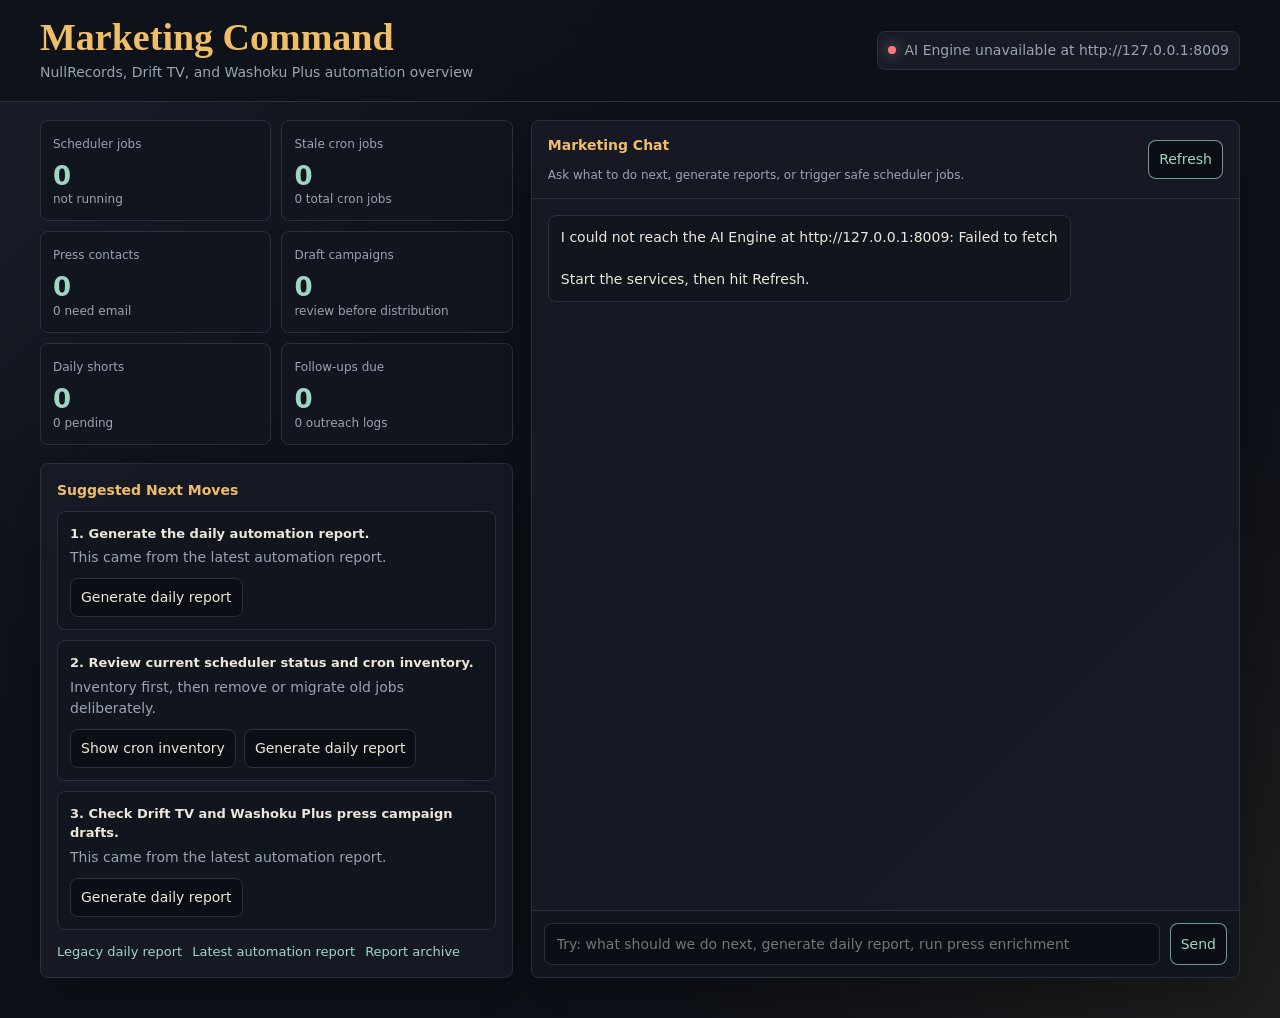
<file: dashboard/index.html>
<!doctype html>
<html lang="en">
<head>
  <meta charset="utf-8">
  <meta name="viewport" content="width=device-width, initial-scale=1">
  <title>NullRecords Marketing Dashboard</title>
  <style>
    :root {
      --bg: #0e1118;
      --panel: #171b25;
      --panel-2: #11151e;
      --line: #2a3040;
      --text: #ece7d8;
      --muted: #9aa2b4;
      --amber: #f0bd69;
      --green: #9ed6c2;
      --red: #ff7777;
      --blue: #91b7ff;
      --shadow: 0 18px 60px rgba(0, 0, 0, 0.3);
    }

    * { box-sizing: border-box; }
    body {
      margin: 0;
      min-height: 100vh;
      background:
        linear-gradient(135deg, rgba(145, 183, 255, 0.08), transparent 32rem),
        linear-gradient(315deg, rgba(240, 189, 105, 0.08), transparent 28rem),
        var(--bg);
      color: var(--text);
      font: 14px/1.5 Inter, ui-sans-serif, system-ui, -apple-system, BlinkMacSystemFont, "Segoe UI", sans-serif;
    }

    header {
      display: flex;
      align-items: center;
      justify-content: space-between;
      gap: 16px;
      padding: 18px clamp(16px, 4vw, 40px);
      border-bottom: 1px solid var(--line);
      background: rgba(14, 17, 24, 0.78);
      backdrop-filter: blur(14px);
      position: sticky;
      top: 0;
      z-index: 2;
    }

    h1, h2, h3, p { margin: 0; }
    h1 {
      font-family: Georgia, "Times New Roman", serif;
      color: var(--amber);
      font-size: clamp(24px, 4vw, 38px);
      letter-spacing: 0;
      line-height: 1.05;
    }
    h2 { font-size: 14px; color: var(--amber); margin-bottom: 10px; }
    h3 { font-size: 13px; color: var(--text); margin-bottom: 4px; }

    a { color: var(--green); text-decoration: none; }
    a:hover { text-decoration: underline; }

    .subhead { color: var(--muted); margin-top: 4px; }
    .status-pill {
      display: inline-flex;
      align-items: center;
      gap: 8px;
      border: 1px solid var(--line);
      background: var(--panel);
      padding: 8px 10px;
      border-radius: 8px;
      white-space: nowrap;
      color: var(--muted);
    }
    .dot {
      width: 8px;
      height: 8px;
      border-radius: 50%;
      background: var(--red);
      box-shadow: 0 0 14px currentColor;
    }
    .dot.on { background: var(--green); }

    main {
      display: grid;
      grid-template-columns: minmax(280px, 0.9fr) minmax(340px, 1.35fr);
      gap: 18px;
      padding: 18px clamp(16px, 4vw, 40px) 40px;
      max-width: 1500px;
      margin: 0 auto;
    }

    .panel {
      background: rgba(23, 27, 37, 0.92);
      border: 1px solid var(--line);
      border-radius: 8px;
      box-shadow: var(--shadow);
    }
    .panel-pad { padding: 16px; }

    .metrics {
      display: grid;
      grid-template-columns: repeat(2, minmax(0, 1fr));
      gap: 10px;
      margin-bottom: 18px;
    }
    .metric {
      background: var(--panel-2);
      border: 1px solid var(--line);
      border-radius: 8px;
      padding: 12px;
      min-height: 92px;
    }
    .metric .num {
      display: block;
      color: var(--green);
      font-size: 26px;
      font-weight: 800;
      line-height: 1.1;
      margin-top: 8px;
    }
    .metric .label { color: var(--muted); font-size: 12px; }

    .recommendations {
      display: grid;
      gap: 10px;
    }
    .rec {
      border: 1px solid var(--line);
      background: var(--panel-2);
      border-radius: 8px;
      padding: 12px;
    }
    .rec p { color: var(--muted); }

    .actions {
      display: flex;
      flex-wrap: wrap;
      gap: 8px;
      margin-top: 10px;
    }
    button, input {
      font: inherit;
      border-radius: 8px;
      border: 1px solid var(--line);
      background: #0b0e14;
      color: var(--text);
    }
    button {
      padding: 8px 10px;
      cursor: pointer;
      min-height: 38px;
    }
    button.primary { border-color: rgba(158, 214, 194, 0.7); color: var(--green); }
    button.warn { border-color: rgba(240, 189, 105, 0.7); color: var(--amber); }
    button:hover { background: #151a25; }
    button:disabled { cursor: wait; opacity: 0.55; }

    .chat {
      display: grid;
      grid-template-rows: auto 1fr auto;
      min-height: calc(100vh - 128px);
      overflow: hidden;
    }
    .chat-head {
      padding: 14px 16px;
      border-bottom: 1px solid var(--line);
      display: flex;
      justify-content: space-between;
      gap: 12px;
      align-items: center;
    }
    .chat-log {
      overflow: auto;
      padding: 16px;
      display: flex;
      flex-direction: column;
      gap: 12px;
      min-height: 420px;
    }
    .msg {
      max-width: 82%;
      border: 1px solid var(--line);
      background: var(--panel-2);
      border-radius: 8px;
      padding: 11px 12px;
      white-space: pre-wrap;
    }
    .msg.user {
      align-self: flex-end;
      background: #1c2432;
      border-color: rgba(145, 183, 255, 0.45);
    }
    .msg.bot { align-self: flex-start; }
    .msg.progress {
      border-color: rgba(240, 189, 105, 0.45);
      background: rgba(240, 189, 105, 0.08);
    }
    .step-list {
      display: grid;
      gap: 6px;
      margin-top: 8px;
      color: var(--muted);
      font-size: 13px;
    }
    .step { display: flex; gap: 8px; align-items: flex-start; }
    .step .mark { width: 18px; flex: 0 0 18px; color: var(--amber); }
    .step.done .mark { color: var(--green); }
    .step.fail .mark { color: var(--red); }
    .msg .mini-actions {
      display: flex;
      gap: 8px;
      flex-wrap: wrap;
      margin-top: 10px;
    }
    .composer {
      display: grid;
      grid-template-columns: 1fr auto;
      gap: 10px;
      padding: 12px;
      border-top: 1px solid var(--line);
      background: rgba(17, 21, 30, 0.96);
    }
    input {
      width: 100%;
      padding: 0 12px;
      min-height: 42px;
      outline: none;
    }
    input:focus { border-color: var(--green); }

    .links {
      display: flex;
      gap: 10px;
      flex-wrap: wrap;
      margin-top: 12px;
      color: var(--muted);
      font-size: 13px;
    }
    .small { color: var(--muted); font-size: 12px; }
    .mono { font-family: "SFMono-Regular", Consolas, monospace; }

    @media (max-width: 960px) {
      main { grid-template-columns: 1fr; }
      .chat { min-height: 620px; }
    }
    @media (max-width: 620px) {
      header { align-items: flex-start; flex-direction: column; }
      .metrics { grid-template-columns: 1fr; }
      .msg { max-width: 100%; }
      .composer { grid-template-columns: 1fr; }
      .status-pill { white-space: normal; }
    }
  </style>
</head>
<body>
  <header>
    <div>
      <h1>Marketing Command</h1>
      <p class="subhead">NullRecords, Drift TV, and Washoku Plus automation overview</p>
    </div>
    <div class="status-pill"><span id="api-dot" class="dot"></span><span id="api-status">Connecting to AI Engine...</span></div>
  </header>

  <main>
    <section>
      <div class="metrics" id="metrics"></div>

      <div class="panel panel-pad">
        <h2>Suggested Next Moves</h2>
        <div id="recommendations" class="recommendations">
          <div class="rec"><p>Loading current report and schedule state...</p></div>
        </div>
        <div class="links">
          <a href="daily_report_latest.html" target="_blank">Legacy daily report</a>
          <a id="latest-report-link" href="#" target="_blank">Latest automation report</a>
          <a href="daily_reports/" target="_blank">Report archive</a>
        </div>
      </div>
    </section>

    <section class="panel chat">
      <div class="chat-head">
        <div>
          <h2>Marketing Chat</h2>
          <p class="small">Ask what to do next, generate reports, or trigger safe scheduler jobs.</p>
        </div>
        <button id="refresh-btn" class="primary" type="button">Refresh</button>
      </div>
      <div id="chat-log" class="chat-log"></div>
      <form id="chat-form" class="composer">
        <input id="chat-input" autocomplete="off" placeholder="Try: what should we do next, generate daily report, run press enrichment">
        <button class="primary" type="submit">Send</button>
      </form>
    </section>
  </main>

  <script>
    const API_BASE = localStorage.getItem('nullrecords_ai_engine') || 'http://127.0.0.1:8009';
    const state = { status: null, report: null, history: null };

    const $ = (id) => document.getElementById(id);
    const esc = (text) => String(text ?? '').replace(/[&<>"']/g, c => ({
      '&': '&amp;', '<': '&lt;', '>': '&gt;', '"': '&quot;', "'": '&#39;'
    }[c]));

    async function api(path, options = {}) {
      const res = await fetch(API_BASE + path, options);
      if (!res.ok) throw new Error(`${res.status} ${res.statusText}`);
      return res.json();
    }

    function setApiStatus(ok, text) {
      $('api-dot').classList.toggle('on', ok);
      $('api-status').textContent = text;
    }

    function metric(label, num, sub = '') {
      return `<div class="metric"><span class="label">${esc(label)}</span><span class="num">${esc(num)}</span><p class="small">${esc(sub)}</p></div>`;
    }

    function addMessage(role, text, actions = []) {
      const node = document.createElement('div');
      node.className = `msg ${role}`;
      node.innerHTML = `<div>${esc(text)}</div>`;
      if (actions.length) {
        const wrap = document.createElement('div');
        wrap.className = 'mini-actions';
        for (const action of actions) {
          const btn = document.createElement('button');
          btn.type = 'button';
          btn.className = action.kind || '';
          btn.textContent = action.label;
          btn.addEventListener('click', action.run);
          wrap.appendChild(btn);
        }
        node.appendChild(wrap);
      }
      $('chat-log').appendChild(node);
      $('chat-log').scrollTop = $('chat-log').scrollHeight;
    }

    function addProgressMessage(title) {
      const node = document.createElement('div');
      node.className = 'msg bot progress';
      const titleNode = document.createElement('div');
      titleNode.textContent = title;
      const list = document.createElement('div');
      list.className = 'step-list';
      node.appendChild(titleNode);
      node.appendChild(list);
      $('chat-log').appendChild(node);
      $('chat-log').scrollTop = $('chat-log').scrollHeight;

      function step(text, state = 'active') {
        const item = document.createElement('div');
        item.className = `step ${state === 'done' ? 'done' : state === 'fail' ? 'fail' : ''}`;
        item.innerHTML = `<span class="mark">${state === 'done' ? '✓' : state === 'fail' ? '!' : '…'}</span><span>${esc(text)}</span>`;
        list.appendChild(item);
        $('chat-log').scrollTop = $('chat-log').scrollHeight;
        return {
          done(nextText) {
            item.className = 'step done';
            item.innerHTML = `<span class="mark">✓</span><span>${esc(nextText || text)}</span>`;
          },
          fail(nextText) {
            item.className = 'step fail';
            item.innerHTML = `<span class="mark">!</span><span>${esc(nextText || text)}</span>`;
          }
        };
      }

      return { step };
    }

    function getActionItems() {
      return state.report?.action_items || [];
    }

    function summarizeNext() {
      const items = getActionItems();
      if (!items.length) return 'No urgent action items are showing right now. I would refresh status, generate a daily report, and then review press campaigns.';
      return `Here is what I would do next:\n\n${items.map((item, i) => `${i + 1}. ${item}`).join('\n')}`;
    }

    function buildActions() {
      return [
        { label: 'Generate hourly report', kind: 'primary', run: () => runCommand('generate hourly report') },
        { label: 'Generate daily report', kind: 'primary', run: () => runCommand('generate daily report') },
        { label: 'Run press enrichment', kind: 'warn', run: () => runCommand('run press enrichment') },
        { label: 'Run press discovery', kind: 'warn', run: () => runCommand('run press discovery') },
        { label: 'Run contact enrichment', kind: 'warn', run: () => runCommand('run contact enrichment') },
      ];
    }

    function renderDashboard() {
      const report = state.report || {};
      const cron = report.cron?.summary || state.status?.cron?.summary || {};
      const press = report.press || {};
      const outreach = report.outreach || {};
      const shorts = report.daily_shorts || {};
      const schedulerJobs = state.status?.scheduler?.jobs || [];

      $('metrics').innerHTML = [
        metric('Scheduler jobs', schedulerJobs.length || '0', state.status?.scheduler?.running ? 'running' : 'not running'),
        metric('Stale cron jobs', cron.stale_old_cms ?? '0', `${cron.total ?? 0} total cron jobs`),
        metric('Press contacts', press.contacts_total ?? '0', `${press.needs_email ?? 0} need email`),
        metric('Draft campaigns', press.campaigns_by_status?.draft ?? '0', 'review before distribution'),
        metric('Daily shorts', shorts.queue_total ?? '0', `${shorts.queue_by_status?.pending ?? 0} pending`),
        metric('Follow-ups due', outreach.followups_due ?? '0', `${outreach.logs_total ?? 0} outreach logs`),
      ].join('');

      const items = getActionItems();
      const recs = items.length ? items : [
        'Generate the daily automation report.',
        'Review current scheduler status and cron inventory.',
        'Check Drift TV and Washoku Plus press campaign drafts.',
      ];
      $('recommendations').innerHTML = recs.map((item, idx) => `
        <div class="rec">
          <h3>${idx + 1}. ${esc(item)}</h3>
          <p>${recommendationDetail(item)}</p>
          <div class="actions">${buttonsForRecommendation(item)}</div>
        </div>
      `).join('');

      const latest = state.history?.latest_html_url || '/exports/marketing_reports/daily/daily_marketing_report_latest.html';
      $('latest-report-link').href = API_BASE + latest;
    }

    function recommendationDetail(item) {
      const lower = item.toLowerCase();
      if (lower.includes('press contacts')) return 'This is a good automation task: it improves the queue without sending anything public.';
      if (lower.includes('draft press')) return 'Keep this review-gated. Generate and inspect reports before distribution.';
      if (lower.includes('daily shorts')) return 'This should stay approval-based: generate, preview, then approve or reject.';
      if (lower.includes('cron')) return 'Inventory first, then remove or migrate old jobs deliberately.';
      return 'This came from the latest automation report.';
    }

    function buttonsForRecommendation(item) {
      const lower = item.toLowerCase();
      const buttons = [];
      if (lower.includes('press contacts')) buttons.push(buttonHtml('Run press enrichment', 'run press enrichment'));
      if (lower.includes('draft press')) buttons.push(buttonHtml('Open press campaigns', 'show campaigns'));
      if (lower.includes('daily shorts')) buttons.push(buttonHtml('Open AI Engine admin', 'open admin'));
      if (lower.includes('cron')) buttons.push(buttonHtml('Show cron inventory', 'show cron'));
      buttons.push(buttonHtml('Generate daily report', 'generate daily report'));
      return buttons.join('');
    }

    function buttonHtml(label, command) {
      return `<button type="button" onclick="runCommand('${esc(command)}')">${esc(label)}</button>`;
    }

    async function loadState(sayHello = false, progress = null) {
      setApiStatus(false, 'Refreshing...');
      const fetchStep = progress?.step('Fetching scheduler status, latest report, and report history...');
      const [status, latest, history] = await Promise.allSettled([
        api('/admin/api/automation/status'),
        api('/admin/api/automation/reports/daily/latest'),
        api('/admin/api/automation/reports/daily/history'),
      ]);
      fetchStep?.done('Fetched scheduler status, latest report, and report history.');

      if (status.status === 'fulfilled') state.status = status.value;
      if (latest.status === 'fulfilled') state.report = latest.value;
      if (history.status === 'fulfilled') state.history = history.value;

      if (!state.report) {
        const genStep = progress?.step('No saved daily report found; generating one now...');
        const generated = await api('/admin/api/automation/reports/daily', { method: 'POST' });
        state.report = generated.report;
        genStep?.done('Generated an initial daily automation report.');
      }

      setApiStatus(true, `AI Engine connected at ${API_BASE}`);
      renderDashboard();
      progress?.step('Dashboard cards and suggestions refreshed.', 'done');

      if (sayHello) {
        addMessage('bot', summarizeNext(), buildActions());
      }
    }

    async function triggerJob(jobId, progress = null) {
      const queueStep = progress?.step(`Queueing scheduler job: ${jobId}...`);
      await api(`/scheduler/trigger/${jobId}`, { method: 'POST' });
      queueStep?.done(`Scheduler accepted job: ${jobId}.`);
      const noteStep = progress?.step('Refreshing dashboard state after queueing the job...');
      await loadState(false, progress);
      noteStep?.done('Dashboard state refreshed. Long-running jobs may continue in the AI Engine logs.');
      return `Triggered scheduler job: ${jobId}. It is queued to run immediately by APScheduler.`;
    }

    async function generateReport(cadence, progress = null) {
      const genStep = progress?.step(`Requesting ${cadence} report generation...`);
      const payload = await api(`/admin/api/automation/reports/${cadence}`, { method: 'POST' });
      genStep?.done(`${cadence[0].toUpperCase() + cadence.slice(1)} report saved.`);
      state.report = cadence === 'daily' ? payload.report : state.report;
      const histStep = progress?.step('Refreshing report history...');
      state.history = await api('/admin/api/automation/reports/daily/history');
      histStep?.done('Report history refreshed.');
      renderDashboard();
      progress?.step('Dashboard cards and links updated.', 'done');
      return `${cadence[0].toUpperCase() + cadence.slice(1)} report generated.\n${API_BASE}${payload.paths.latest_html_url}`;
    }

    async function runCommand(raw) {
      const text = raw.trim();
      if (!text) return;
      addMessage('user', text);
      const lower = text.toLowerCase();
      const progress = addProgressMessage(`Working on: ${text}`);

      try {
        let reply = '';
        let actions = [];

        if (lower.includes('generate') && lower.includes('hour')) {
          reply = await generateReport('hourly', progress);
        } else if (lower.includes('generate') && lower.includes('week')) {
          reply = await generateReport('weekly', progress);
        } else if (lower.includes('generate') && lower.includes('report')) {
          reply = await generateReport('daily', progress);
        } else if (lower.includes('press enrichment') || lower.includes('enrich press')) {
          reply = await triggerJob('press_enrichment', progress);
        } else if (lower.includes('press discovery') || lower.includes('discover press')) {
          reply = await triggerJob('press_discovery', progress);
        } else if (lower.includes('contact enrichment') || lower.includes('enrich contact')) {
          reply = await triggerJob('contact_enrichment', progress);
        } else if (lower.includes('follow')) {
          reply = await triggerJob('followup_check', progress);
        } else if (lower.includes('short') && lower.includes('generation')) {
          reply = await triggerJob('daily_shorts_generation', progress);
        } else if (lower.includes('short') && lower.includes('posting')) {
          reply = await triggerJob('daily_shorts_posting', progress);
        } else if (lower.includes('cron')) {
          progress.step('Reading cached cron inventory from the latest status payload...', 'done');
          const summary = state.status?.cron?.summary || {};
          reply = `Cron inventory: ${summary.total ?? 0} jobs, ${summary.nullrecords ?? 0} NullRecords-related, ${summary.stale_old_cms ?? 0} stale old CMS path jobs, ${summary.duplicates ?? 0} exact duplicates. I would not remove anything from chat yet; use this to plan cleanup.`;
          actions = [{ label: 'Refresh inventory', kind: 'primary', run: () => runCommand('refresh status') }];
        } else if (lower.includes('campaign')) {
          progress.step('Reading draft campaigns from the latest automation report...', 'done');
          const drafts = state.report?.press?.draft_campaigns || [];
          reply = drafts.length
            ? `Draft campaigns:\n${drafts.map(c => `- ${c.name} (${c.vertical})`).join('\n')}`
            : 'No draft campaigns are showing in the latest report.';
          actions = [{ label: 'Open AI Engine admin', kind: 'primary', run: () => window.open(`${API_BASE}/admin`, '_blank') }];
        } else if (lower.includes('open admin')) {
          window.open(`${API_BASE}/admin`, '_blank');
          progress.step('Opened the AI Engine admin in a new tab.', 'done');
          reply = 'Opened the AI Engine admin in a new tab.';
        } else if (lower.includes('refresh') || lower.includes('status')) {
          await loadState(false, progress);
          reply = 'Status refreshed.\n\n' + summarizeNext();
          actions = buildActions();
        } else {
          progress.step('Using the latest automation report to summarize next actions.', 'done');
          reply = summarizeNext();
          actions = buildActions();
        }

        progress.step('Done.', 'done');
        addMessage('bot', reply, actions);
      } catch (err) {
        progress.step(`Failed: ${err.message}`, 'fail');
        addMessage('bot', `That command failed: ${err.message}\n\nThe AI Engine may be offline, or the scheduler may not be running.`);
      }
    }

    $('chat-form').addEventListener('submit', (event) => {
      event.preventDefault();
      const input = $('chat-input');
      const text = input.value;
      input.value = '';
      runCommand(text);
    });
    $('refresh-btn').addEventListener('click', () => runCommand('refresh status'));

    loadState(true).catch((err) => {
      setApiStatus(false, `AI Engine unavailable at ${API_BASE}`);
      addMessage('bot', `I could not reach the AI Engine at ${API_BASE}: ${err.message}\n\nStart the services, then hit Refresh.`);
      renderDashboard();
    });
  </script>
</body>
</html>
</file>
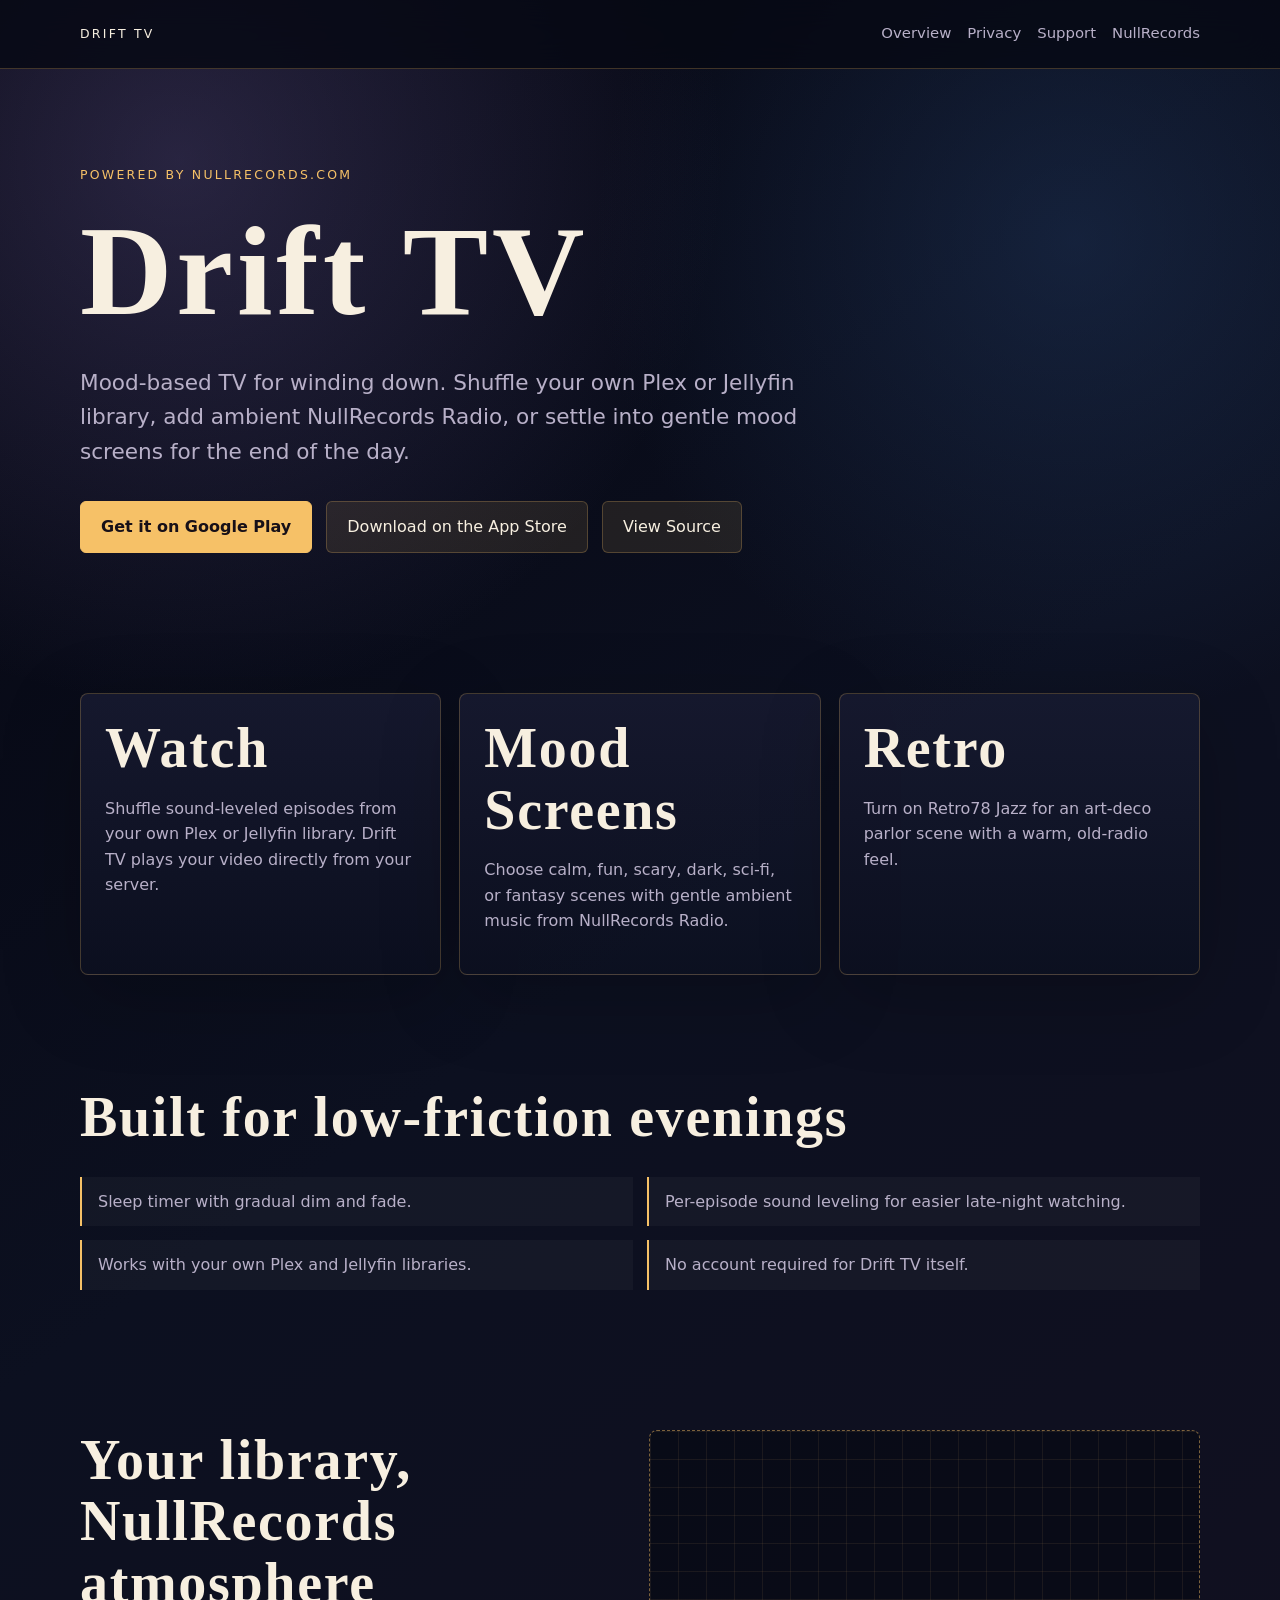
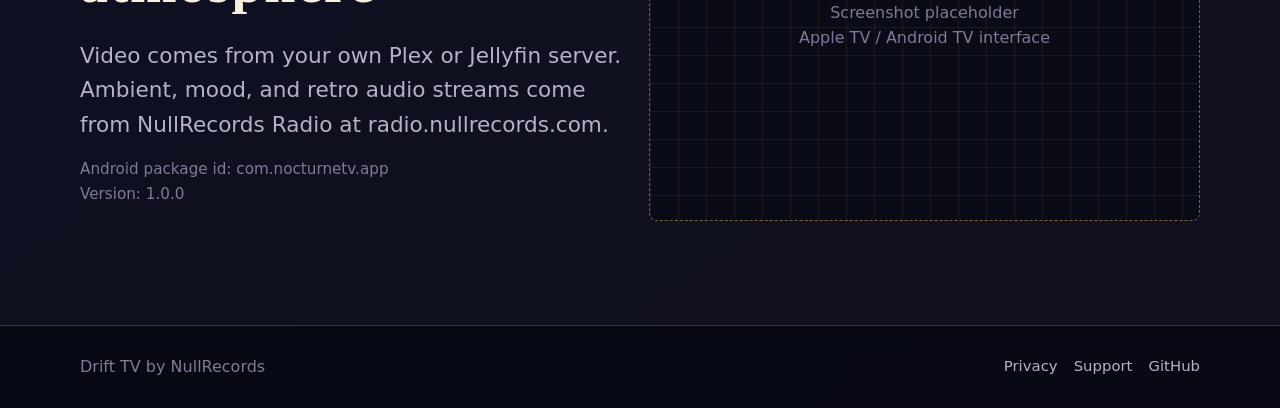
<file: docs/drift-tv/index.html>
<!DOCTYPE html>
<html lang="en">
<head>
  <meta charset="UTF-8">
  <meta name="viewport" content="width=device-width, initial-scale=1.0">
  <title>Drift TV - Mood-based TV for winding down</title>
  <meta name="description" content="Drift TV is a lightweight wind-down app for Apple TV and Android/Google TV, powered by NullRecords.">
  <link rel="stylesheet" href="styles.css">
</head>
<body>
  <header class="site-header">
    <nav class="nav" aria-label="Drift TV">
      <a class="brand" href="/drift-tv/">Drift TV</a>
      <div class="nav-links">
        <a href="/drift-tv/">Overview</a>
        <a href="/drift-tv/privacy.html">Privacy</a>
        <a href="/drift-tv/support.html">Support</a>
        <a href="/">NullRecords</a>
      </div>
    </nav>
  </header>

  <main>
    <section class="hero">
      <div class="container">
        <p class="eyebrow">Powered by nullrecords.com</p>
        <h1>Drift TV</h1>
        <p class="lead">Mood-based TV for winding down. Shuffle your own Plex or Jellyfin library, add ambient NullRecords Radio, or settle into gentle mood screens for the end of the day.</p>
        <div class="actions">
          <!-- TODO: Replace # with the live Google Play listing URL. -->
          <a class="button primary" href="#">Get it on Google Play</a>
          <!-- TODO: Replace # with the live App Store listing URL. -->
          <a class="button" href="#">Download on the App Store</a>
          <a class="button" href="https://github.com/NullRecords/drift-tv">View Source</a>
        </div>
      </div>
    </section>

    <section class="section">
      <div class="container grid">
        <article class="card">
          <h2>Watch</h2>
          <p>Shuffle sound-leveled episodes from your own Plex or Jellyfin library. Drift TV plays your video directly from your server.</p>
        </article>
        <article class="card">
          <h2>Mood Screens</h2>
          <p>Choose calm, fun, scary, dark, sci-fi, or fantasy scenes with gentle ambient music from NullRecords Radio.</p>
        </article>
        <article class="card">
          <h2>Retro</h2>
          <p>Turn on Retro78 Jazz for an art-deco parlor scene with a warm, old-radio feel.</p>
        </article>
      </div>
    </section>

    <section class="section">
      <div class="container">
        <h2>Built for low-friction evenings</h2>
        <ul class="feature-list">
          <li>Sleep timer with gradual dim and fade.</li>
          <li>Per-episode sound leveling for easier late-night watching.</li>
          <li>Works with your own Plex and Jellyfin libraries.</li>
          <li>No account required for Drift TV itself.</li>
        </ul>
      </div>
    </section>

    <section class="section">
      <div class="container grid two">
        <div>
          <h2>Your library, NullRecords atmosphere</h2>
          <p class="lead">Video comes from your own Plex or Jellyfin server. Ambient, mood, and retro audio streams come from NullRecords Radio at radio.nullrecords.com.</p>
          <p class="meta">Android package id: com.nocturnetv.app<br>Version: 1.0.0</p>
        </div>
        <!-- TODO: Replace this placeholder with real Drift TV screenshots when app store art is final. -->
        <div class="screen-placeholder">Screenshot placeholder<br>Apple TV / Android TV interface</div>
      </div>
    </section>
  </main>

  <footer class="site-footer">
    <div class="footer-inner">
      <div>Drift TV by NullRecords</div>
      <div class="footer-links">
        <a href="/drift-tv/privacy.html">Privacy</a>
        <a href="/drift-tv/support.html">Support</a>
        <a href="https://github.com/NullRecords/drift-tv">GitHub</a>
      </div>
    </div>
  </footer>
</body>
</html>
</file>
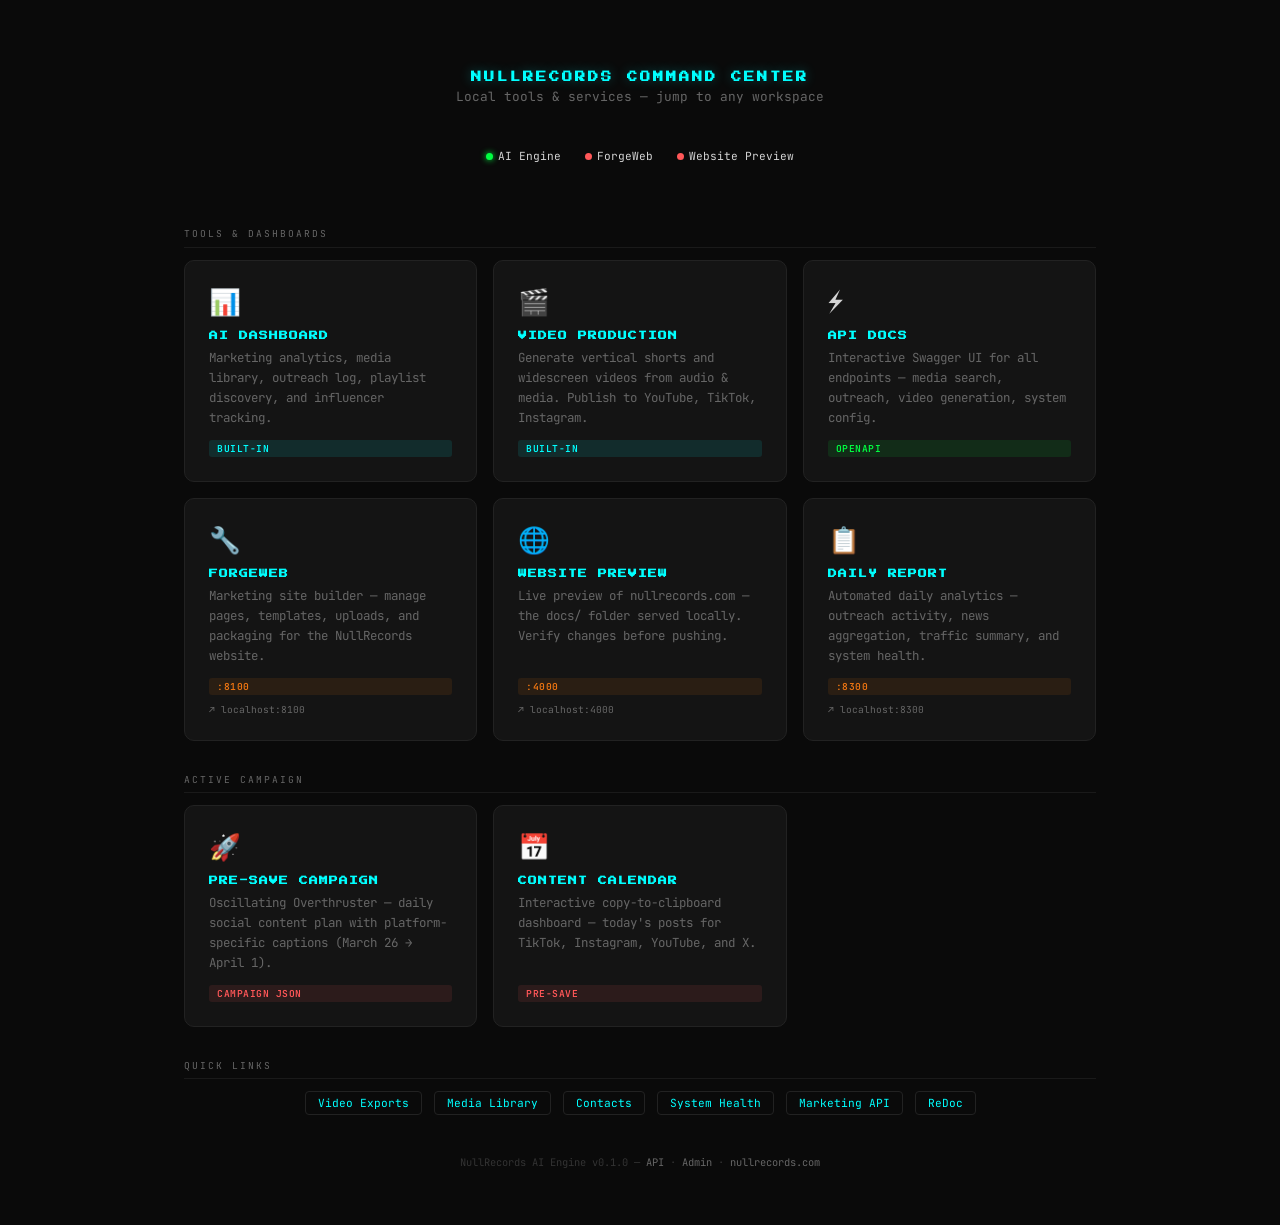
<file: ai-engine/app/static/index.html>
<!DOCTYPE html>
<html lang="en">
<head>
<meta charset="UTF-8">
<meta name="viewport" content="width=device-width, initial-scale=1.0">
<title>NullRecords — Command Center</title>
<link href="https://fonts.googleapis.com/css2?family=Press+Start+2P&family=JetBrains+Mono:wght@400;600;700&display=swap" rel="stylesheet">
<style>
  :root {
    --bg: #0a0a0a; --card: #141414; --card-border: #222;
    --text: #d4d4d4; --muted: #666; --accent: #00ffff;
    --green: #00ff41; --red: #ff5758; --orange: #ED7512;
    --font: 'JetBrains Mono', monospace;
    --font-title: 'Press Start 2P', monospace;
  }
  * { margin:0; padding:0; box-sizing:border-box; }
  body { background:var(--bg); color:var(--text); font-family:var(--font); min-height:100vh; }

  .wrap { max-width:960px; margin:0 auto; padding:2rem 1.5rem; }

  /* Header */
  header { text-align:center; padding:2.5rem 0 2rem; }
  header h1 { font-family:var(--font-title); font-size:0.65rem; color:var(--accent); letter-spacing:3px; margin-bottom:0.4rem;
    text-shadow: 0 0 12px rgba(0,255,255,0.3); }
  header p { color:var(--muted); font-size:0.8rem; }

  /* Status bar */
  .status-bar { display:flex; justify-content:center; gap:1.5rem; flex-wrap:wrap; padding:0.75rem 0 2rem; font-size:0.7rem; }
  .status-item { display:flex; align-items:center; gap:5px; }
  .dot { width:7px; height:7px; border-radius:50%; }
  .dot.on { background:var(--green); box-shadow:0 0 6px var(--green); }
  .dot.off { background:var(--red); }
  .dot.warn { background:var(--orange); box-shadow:0 0 4px var(--orange); }

  /* Grid */
  .grid { display:grid; gap:1rem; grid-template-columns:repeat(auto-fill, minmax(280px, 1fr)); }

  /* Cards */
  .card { background:var(--card); border:1px solid var(--card-border); border-radius:10px;
    padding:1.5rem; transition:border-color .2s, transform .15s, box-shadow .2s;
    display:flex; flex-direction:column; text-decoration:none; color:inherit; }
  .card:hover { border-color:var(--accent); transform:translateY(-2px);
    box-shadow:0 4px 20px rgba(0,255,255,0.08); }
  .card-icon { font-size:1.6rem; margin-bottom:0.75rem; }
  .card h2 { font-family:var(--font-title); font-size:0.55rem; color:var(--accent); letter-spacing:1px; margin-bottom:0.5rem; }
  .card p { color:var(--muted); font-size:0.78rem; line-height:1.6; flex:1; }
  .card .tag { display:inline-block; font-size:0.6rem; padding:2px 8px; border-radius:3px; margin-top:0.75rem;
    font-weight:600; text-transform:uppercase; letter-spacing:0.5px; }
  .tag-blue { background:rgba(0,255,255,0.1); color:var(--accent); }
  .tag-green { background:rgba(0,255,65,0.1); color:var(--green); }
  .tag-orange { background:rgba(237,117,18,0.1); color:var(--orange); }
  .tag-red { background:rgba(255,87,88,0.1); color:var(--red); }

  /* External badge */
  .ext { font-size:0.6rem; color:var(--muted); margin-top:auto; padding-top:0.5rem; }
  .ext::before { content:'↗ '; }

  /* Section labels */
  .section-label { font-size:0.6rem; color:var(--muted); text-transform:uppercase; letter-spacing:2px;
    margin:2rem 0 0.75rem; padding-bottom:0.4rem; border-bottom:1px solid #1a1a1a; }

  /* Footer */
  footer { text-align:center; padding:2.5rem 0 1.5rem; color:#333; font-size:0.65rem; }
  footer a { color:var(--muted); text-decoration:none; }
  footer a:hover { color:var(--accent); }

  /* Quick-link row */
  .quick { display:flex; justify-content:center; gap:0.75rem; flex-wrap:wrap; margin-top:0.5rem; }
  .quick a { font-size:0.7rem; color:var(--accent); text-decoration:none; padding:4px 12px;
    border:1px solid #222; border-radius:4px; transition:all .15s; }
  .quick a:hover { background:var(--accent); color:var(--bg); border-color:var(--accent); }
</style>
</head>
<body>

<div class="wrap">
  <header>
    <h1>NULLRECORDS COMMAND CENTER</h1>
    <p>Local tools &amp; services — jump to any workspace</p>
  </header>

  <!-- Live status dots -->
  <div class="status-bar" id="status-bar">
    <div class="status-item"><span class="dot on" id="dot-engine"></span> AI Engine</div>
    <div class="status-item"><span class="dot off" id="dot-forge"></span> ForgeWeb</div>
    <div class="status-item"><span class="dot off" id="dot-site"></span> Website Preview</div>
  </div>

  <!-- Primary tools -->
  <div class="section-label">Tools &amp; Dashboards</div>
  <div class="grid">

    <a href="/admin" class="card">
      <div class="card-icon">📊</div>
      <h2>AI DASHBOARD</h2>
      <p>Marketing analytics, media library, outreach log, playlist discovery, and influencer tracking.</p>
      <span class="tag tag-blue">Built-in</span>
    </a>

    <a href="/admin#video" class="card" id="card-video">
      <div class="card-icon">🎬</div>
      <h2>VIDEO PRODUCTION</h2>
      <p>Generate vertical shorts and widescreen videos from audio &amp; media. Publish to YouTube, TikTok, Instagram.</p>
      <span class="tag tag-blue">Built-in</span>
    </a>

    <a href="/docs" target="_blank" class="card">
      <div class="card-icon">⚡</div>
      <h2>API DOCS</h2>
      <p>Interactive Swagger UI for all endpoints — media search, outreach, video generation, system config.</p>
      <span class="tag tag-green">OpenAPI</span>
    </a>

    <a href="http://localhost:8100/admin/" target="_blank" class="card" id="card-forge">
      <div class="card-icon">🔧</div>
      <h2>FORGEWEB</h2>
      <p>Marketing site builder — manage pages, templates, uploads, and packaging for the NullRecords website.</p>
      <span class="tag tag-orange">:8100</span>
      <span class="ext">localhost:8100</span>
    </a>

    <a href="http://localhost:4000" target="_blank" class="card" id="card-site">
      <div class="card-icon">🌐</div>
      <h2>WEBSITE PREVIEW</h2>
      <p>Live preview of nullrecords.com — the docs/ folder served locally. Verify changes before pushing.</p>
      <span class="tag tag-orange">:4000</span>
      <span class="ext">localhost:4000</span>
    </a>

    <a href="http://localhost:8300/daily_report_latest.html" target="_blank" class="card">
      <div class="card-icon">📋</div>
      <h2>DAILY REPORT</h2>
      <p>Automated daily analytics — outreach activity, news aggregation, traffic summary, and system health.</p>
      <span class="tag tag-orange">:8300</span>
      <span class="ext">localhost:8300</span>
    </a>
  </div>

  <!-- Campaign & Content -->
  <div class="section-label">Active Campaign</div>
  <div class="grid">

    <a href="/static/presave_campaign.json" target="_blank" class="card">
      <div class="card-icon">🚀</div>
      <h2>PRE-SAVE CAMPAIGN</h2>
      <p>Oscillating Overthruster — daily social content plan with platform-specific captions (March 26 → April 1).</p>
      <span class="tag tag-red">Campaign JSON</span>
    </a>

    <a href="http://localhost:4000/ops/presave-content-calendar.html" target="_blank" class="card">
      <div class="card-icon">📅</div>
      <h2>CONTENT CALENDAR</h2>
      <p>Interactive copy-to-clipboard dashboard — today's posts for TikTok, Instagram, YouTube, and X.</p>
      <span class="tag tag-red">Pre-Save</span>
    </a>

  </div>

  <!-- Quick links -->
  <div class="section-label">Quick Links</div>
  <div class="quick">
    <a href="/video/exports">Video Exports</a>
    <a href="/media/">Media Library</a>
    <a href="/outreach/contacts">Contacts</a>
    <a href="/system/health">System Health</a>
    <a href="/admin/api/marketing/dashboard">Marketing API</a>
    <a href="/redoc" target="_blank">ReDoc</a>
  </div>

  <footer>
    <p>NullRecords AI Engine v0.1.0 &mdash; <a href="/docs">API</a> &middot; <a href="/admin">Admin</a> &middot; <a href="https://www.nullrecords.com" target="_blank">nullrecords.com</a></p>
  </footer>
</div>

<script>
// Probe service status
async function probe(url, dotId) {
  const dot = document.getElementById(dotId);
  try {
    const r = await fetch(url, { mode:'no-cors', cache:'no-store', signal: AbortSignal.timeout(2000) });
    // no-cors gives opaque response — status 0 but means server is up
    dot.className = 'dot on';
  } catch {
    dot.className = 'dot off';
  }
}

probe('/docs', 'dot-engine');            // AI Engine (always up if we loaded this page)
document.getElementById('dot-engine').className = 'dot on';
probe('http://localhost:8100/', 'dot-forge');
probe('http://localhost:4000/', 'dot-site');

// Navigate to video page in admin
document.getElementById('card-video').addEventListener('click', function(e) {
  // The admin page uses hash-based navigation
  // We'll just link to /admin and let the sidebar handle it
});
</script>

</body>
</html>
</file>
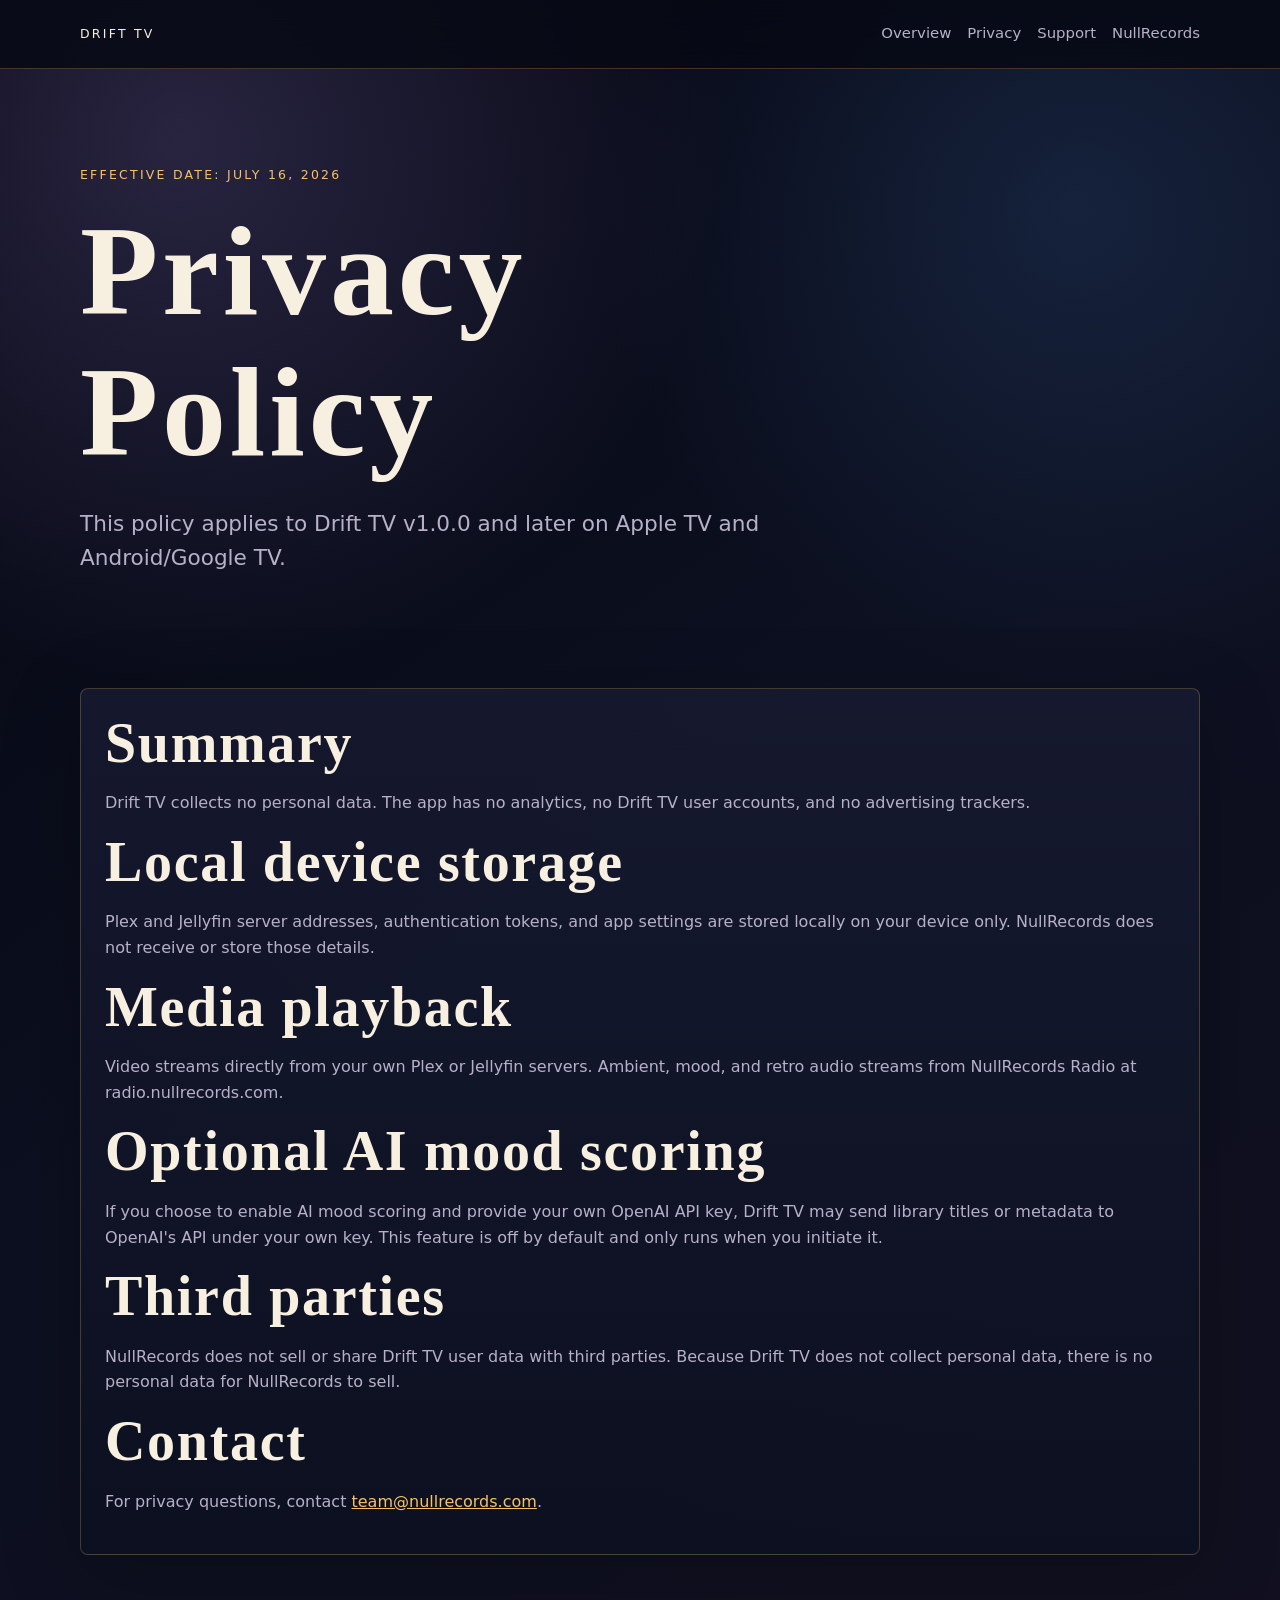
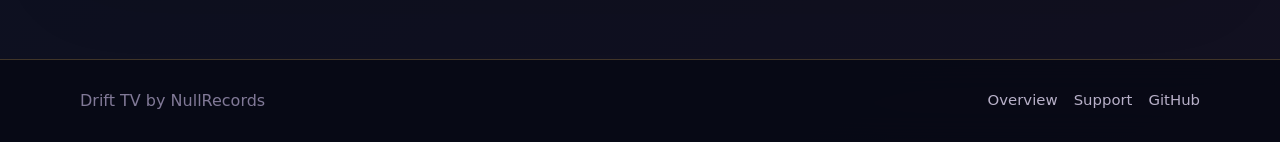
<file: docs/drift-tv/privacy.html>
<!DOCTYPE html>
<html lang="en">
<head>
  <meta charset="UTF-8">
  <meta name="viewport" content="width=device-width, initial-scale=1.0">
  <title>Drift TV Privacy Policy</title>
  <meta name="description" content="Privacy policy for Drift TV by NullRecords.">
  <link rel="stylesheet" href="styles.css">
</head>
<body>
  <header class="site-header">
    <nav class="nav" aria-label="Drift TV">
      <a class="brand" href="/drift-tv/">Drift TV</a>
      <div class="nav-links">
        <a href="/drift-tv/">Overview</a>
        <a href="/drift-tv/privacy.html">Privacy</a>
        <a href="/drift-tv/support.html">Support</a>
        <a href="/">NullRecords</a>
      </div>
    </nav>
  </header>

  <main>
    <section class="hero">
      <div class="container">
        <p class="eyebrow">Effective date: July 16, 2026</p>
        <h1>Privacy Policy</h1>
        <p class="lead">This policy applies to Drift TV v1.0.0 and later on Apple TV and Android/Google TV.</p>
      </div>
    </section>

    <section class="section">
      <div class="container">
        <div class="policy-block">
          <h2>Summary</h2>
          <p>Drift TV collects no personal data. The app has no analytics, no Drift TV user accounts, and no advertising trackers.</p>

          <h2>Local device storage</h2>
          <p>Plex and Jellyfin server addresses, authentication tokens, and app settings are stored locally on your device only. NullRecords does not receive or store those details.</p>

          <h2>Media playback</h2>
          <p>Video streams directly from your own Plex or Jellyfin servers. Ambient, mood, and retro audio streams from NullRecords Radio at radio.nullrecords.com.</p>

          <h2>Optional AI mood scoring</h2>
          <p>If you choose to enable AI mood scoring and provide your own OpenAI API key, Drift TV may send library titles or metadata to OpenAI's API under your own key. This feature is off by default and only runs when you initiate it.</p>

          <h2>Third parties</h2>
          <p>NullRecords does not sell or share Drift TV user data with third parties. Because Drift TV does not collect personal data, there is no personal data for NullRecords to sell.</p>

          <h2>Contact</h2>
          <p>For privacy questions, contact <a href="mailto:team@nullrecords.com">team@nullrecords.com</a>.</p>
        </div>
      </div>
    </section>
  </main>

  <footer class="site-footer">
    <div class="footer-inner">
      <div>Drift TV by NullRecords</div>
      <div class="footer-links">
        <a href="/drift-tv/">Overview</a>
        <a href="/drift-tv/support.html">Support</a>
        <a href="https://github.com/NullRecords/drift-tv">GitHub</a>
      </div>
    </div>
  </footer>
</body>
</html>
</file>
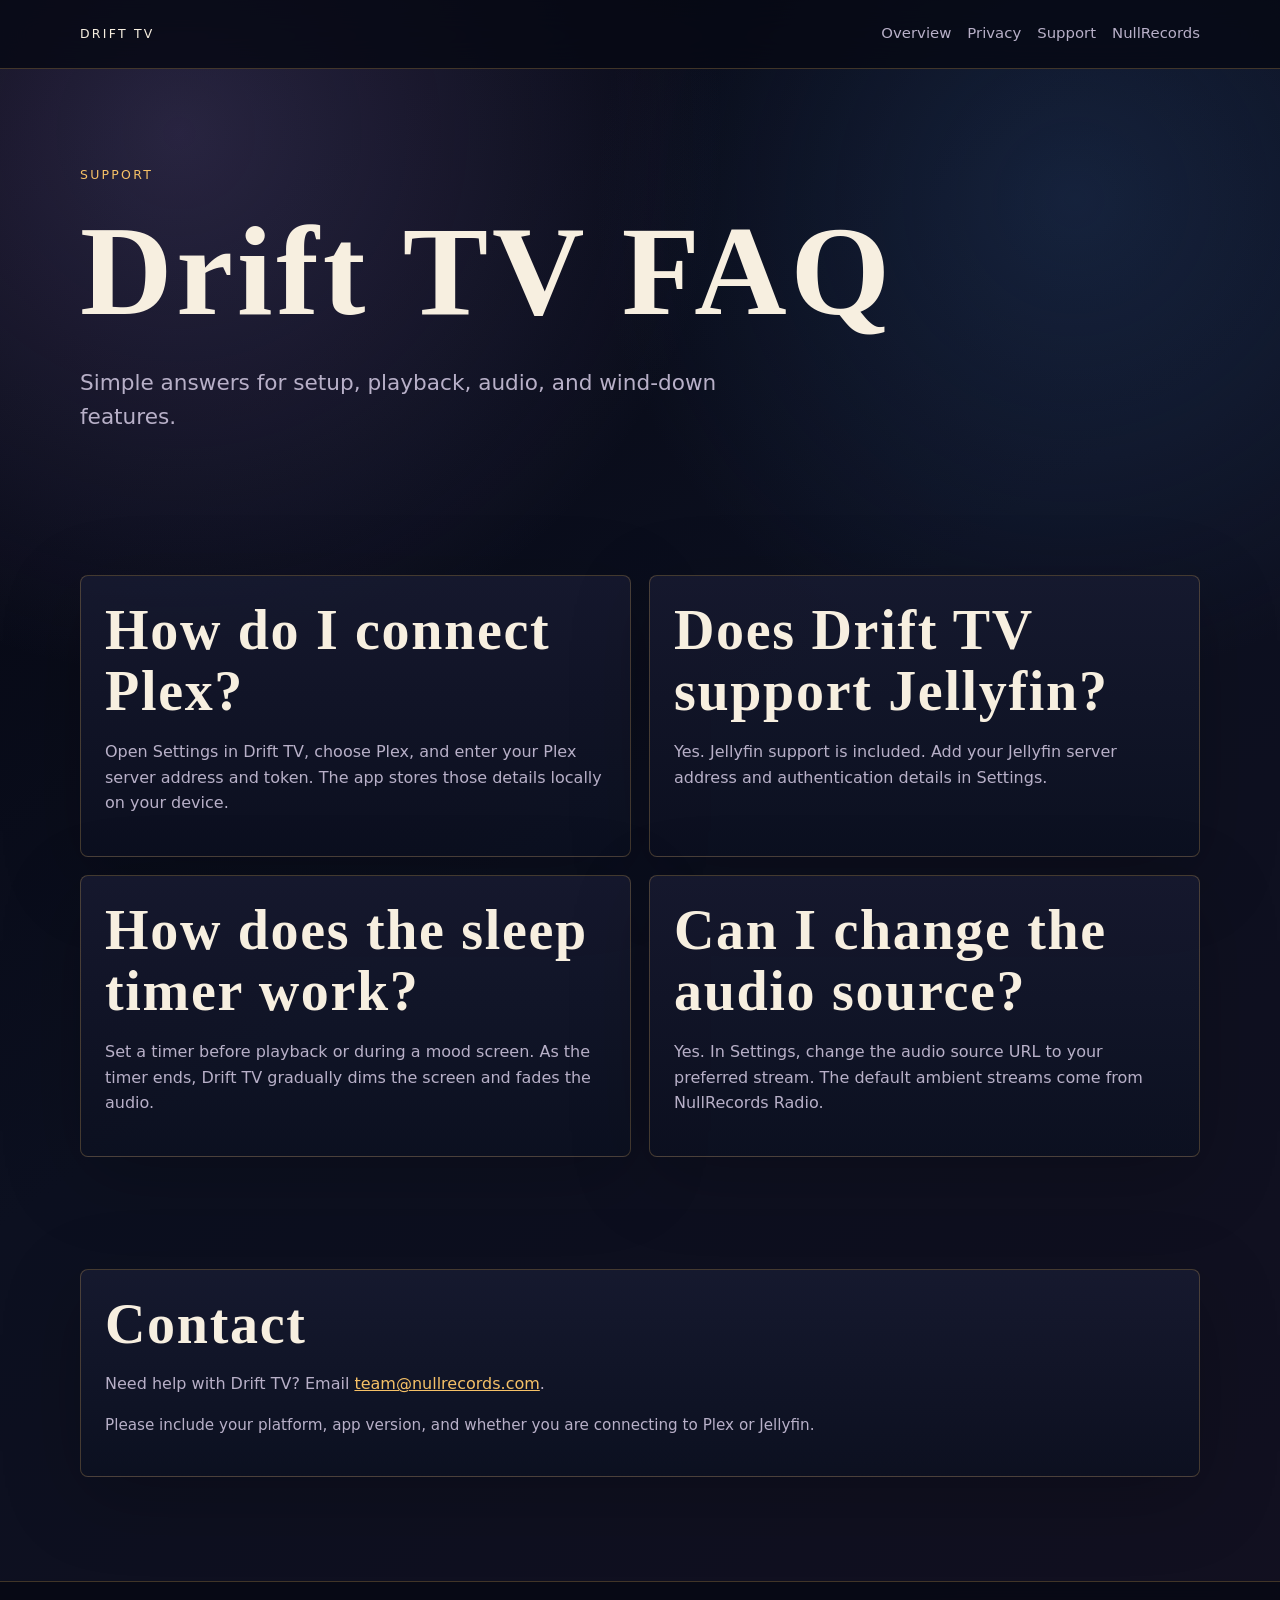
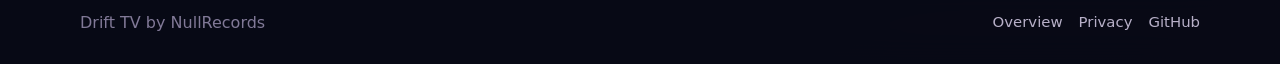
<file: docs/drift-tv/support.html>
<!DOCTYPE html>
<html lang="en">
<head>
  <meta charset="UTF-8">
  <meta name="viewport" content="width=device-width, initial-scale=1.0">
  <title>Drift TV Support</title>
  <meta name="description" content="Support and FAQ for Drift TV by NullRecords.">
  <link rel="stylesheet" href="styles.css">
</head>
<body>
  <header class="site-header">
    <nav class="nav" aria-label="Drift TV">
      <a class="brand" href="/drift-tv/">Drift TV</a>
      <div class="nav-links">
        <a href="/drift-tv/">Overview</a>
        <a href="/drift-tv/privacy.html">Privacy</a>
        <a href="/drift-tv/support.html">Support</a>
        <a href="/">NullRecords</a>
      </div>
    </nav>
  </header>

  <main>
    <section class="hero">
      <div class="container">
        <p class="eyebrow">Support</p>
        <h1>Drift TV FAQ</h1>
        <p class="lead">Simple answers for setup, playback, audio, and wind-down features.</p>
      </div>
    </section>

    <section class="section">
      <div class="container grid two">
        <article class="card">
          <h2>How do I connect Plex?</h2>
          <p>Open Settings in Drift TV, choose Plex, and enter your Plex server address and token. The app stores those details locally on your device.</p>
        </article>
        <article class="card">
          <h2>Does Drift TV support Jellyfin?</h2>
          <p>Yes. Jellyfin support is included. Add your Jellyfin server address and authentication details in Settings.</p>
        </article>
        <article class="card">
          <h2>How does the sleep timer work?</h2>
          <p>Set a timer before playback or during a mood screen. As the timer ends, Drift TV gradually dims the screen and fades the audio.</p>
        </article>
        <article class="card">
          <h2>Can I change the audio source?</h2>
          <p>Yes. In Settings, change the audio source URL to your preferred stream. The default ambient streams come from NullRecords Radio.</p>
        </article>
      </div>
    </section>

    <section class="section">
      <div class="container">
        <div class="policy-block">
          <h2>Contact</h2>
          <p>Need help with Drift TV? Email <a href="mailto:team@nullrecords.com">team@nullrecords.com</a>.</p>
          <p class="meta">Please include your platform, app version, and whether you are connecting to Plex or Jellyfin.</p>
        </div>
      </div>
    </section>
  </main>

  <footer class="site-footer">
    <div class="footer-inner">
      <div>Drift TV by NullRecords</div>
      <div class="footer-links">
        <a href="/drift-tv/">Overview</a>
        <a href="/drift-tv/privacy.html">Privacy</a>
        <a href="https://github.com/NullRecords/drift-tv">GitHub</a>
      </div>
    </div>
  </footer>
</body>
</html>
</file>
<file: docs/drift-tv/styles.css>
:root {
  color-scheme: dark;
  --ink: #f7efe0;
  --muted: #b8b0c8;
  --dim: #817997;
  --night: #070914;
  --panel: #111426;
  --panel-strong: #171a30;
  --line: rgba(246, 193, 103, 0.24);
  --amber: #f6c167;
  --rose: #d46a72;
  --violet: #6f5f9f;
  --blue: #243e68;
}

* {
  box-sizing: border-box;
}

html {
  background: var(--night);
}

body {
  margin: 0;
  min-height: 100vh;
  color: var(--ink);
  font-family: "Avenir Next", Avenir, "Segoe UI", system-ui, sans-serif;
  line-height: 1.6;
  background:
    radial-gradient(circle at 14% 8%, rgba(111, 95, 159, 0.32), transparent 34rem),
    radial-gradient(circle at 84% 12%, rgba(36, 62, 104, 0.42), transparent 30rem),
    linear-gradient(145deg, #050610 0%, #0c1020 48%, #121020 100%);
}

a {
  color: var(--amber);
}

.site-header,
.site-footer {
  border-color: var(--line);
  border-style: solid;
  background: rgba(7, 9, 20, 0.82);
  backdrop-filter: blur(16px);
}

.site-header {
  position: sticky;
  top: 0;
  z-index: 2;
  border-width: 0 0 1px;
}

.nav,
.footer-inner,
.container {
  width: min(1120px, calc(100% - 32px));
  margin: 0 auto;
}

.nav {
  min-height: 68px;
  display: flex;
  align-items: center;
  justify-content: space-between;
  gap: 24px;
}

.brand {
  text-decoration: none;
  color: var(--ink);
  letter-spacing: 0.18em;
  text-transform: uppercase;
  font-size: 0.78rem;
}

.nav-links,
.footer-links {
  display: flex;
  flex-wrap: wrap;
  align-items: center;
  gap: 16px;
}

.nav-links a,
.footer-links a {
  color: var(--muted);
  text-decoration: none;
  font-size: 0.93rem;
}

.nav-links a:hover,
.footer-links a:hover {
  color: var(--amber);
}

.hero {
  padding: 96px 0 56px;
}

.eyebrow {
  color: var(--amber);
  letter-spacing: 0.18em;
  text-transform: uppercase;
  font-size: 0.78rem;
  margin: 0 0 16px;
}

h1,
h2,
h3 {
  font-family: Cinzel, Georgia, "Times New Roman", serif;
  letter-spacing: 0.03em;
  line-height: 1.1;
  margin: 0;
  font-weight: 600;
}

h1 {
  max-width: 820px;
  font-size: clamp(3.25rem, 12vw, 8rem);
}

h2 {
  font-size: clamp(2rem, 5vw, 3.5rem);
}

h3 {
  font-size: 1.35rem;
}

.lead {
  max-width: 720px;
  color: var(--muted);
  font-size: clamp(1.1rem, 2vw, 1.35rem);
  margin: 24px 0 0;
}

.actions {
  display: flex;
  flex-wrap: wrap;
  gap: 14px;
  margin-top: 32px;
}

.button {
  display: inline-flex;
  align-items: center;
  justify-content: center;
  min-height: 48px;
  padding: 12px 20px;
  border: 1px solid var(--line);
  border-radius: 6px;
  color: var(--ink);
  text-decoration: none;
  background: rgba(246, 193, 103, 0.1);
}

.button.primary {
  background: var(--amber);
  color: #171018;
  border-color: var(--amber);
  font-weight: 700;
}

.button:hover {
  transform: translateY(-1px);
}

.section {
  padding: 56px 0;
}

.grid {
  display: grid;
  grid-template-columns: repeat(3, minmax(0, 1fr));
  gap: 18px;
  margin-top: 28px;
}

.grid.two {
  grid-template-columns: repeat(2, minmax(0, 1fr));
}

.card,
.policy-block {
  border: 1px solid var(--line);
  border-radius: 8px;
  background: linear-gradient(180deg, rgba(23, 26, 48, 0.88), rgba(12, 16, 32, 0.88));
  padding: 24px;
  box-shadow: 0 20px 80px rgba(0, 0, 0, 0.22);
}

.card p,
.policy-block p,
.policy-block li {
  color: var(--muted);
}

.feature-list {
  display: grid;
  grid-template-columns: repeat(2, minmax(0, 1fr));
  gap: 14px;
  padding: 0;
  margin: 28px 0 0;
  list-style: none;
}

.feature-list li {
  border-left: 2px solid var(--amber);
  padding: 12px 16px;
  color: var(--muted);
  background: rgba(255, 255, 255, 0.03);
}

.screen-placeholder {
  min-height: 280px;
  display: grid;
  place-items: center;
  border: 1px dashed rgba(246, 193, 103, 0.48);
  border-radius: 8px;
  color: var(--dim);
  text-align: center;
  padding: 24px;
  background:
    linear-gradient(90deg, rgba(246, 193, 103, 0.08) 1px, transparent 1px),
    linear-gradient(rgba(246, 193, 103, 0.08) 1px, transparent 1px),
    rgba(8, 11, 22, 0.8);
  background-size: 28px 28px;
}

.meta {
  color: var(--dim);
  font-size: 0.95rem;
}

.site-footer {
  border-width: 1px 0 0;
  margin-top: 48px;
}

.footer-inner {
  display: flex;
  justify-content: space-between;
  gap: 24px;
  padding: 28px 0;
  color: var(--dim);
}

@media (max-width: 760px) {
  .nav,
  .footer-inner {
    align-items: flex-start;
    flex-direction: column;
  }

  .hero {
    padding-top: 64px;
  }

  .grid,
  .grid.two,
  .feature-list {
    grid-template-columns: 1fr;
  }

  .actions .button {
    width: 100%;
  }
}
</file>
